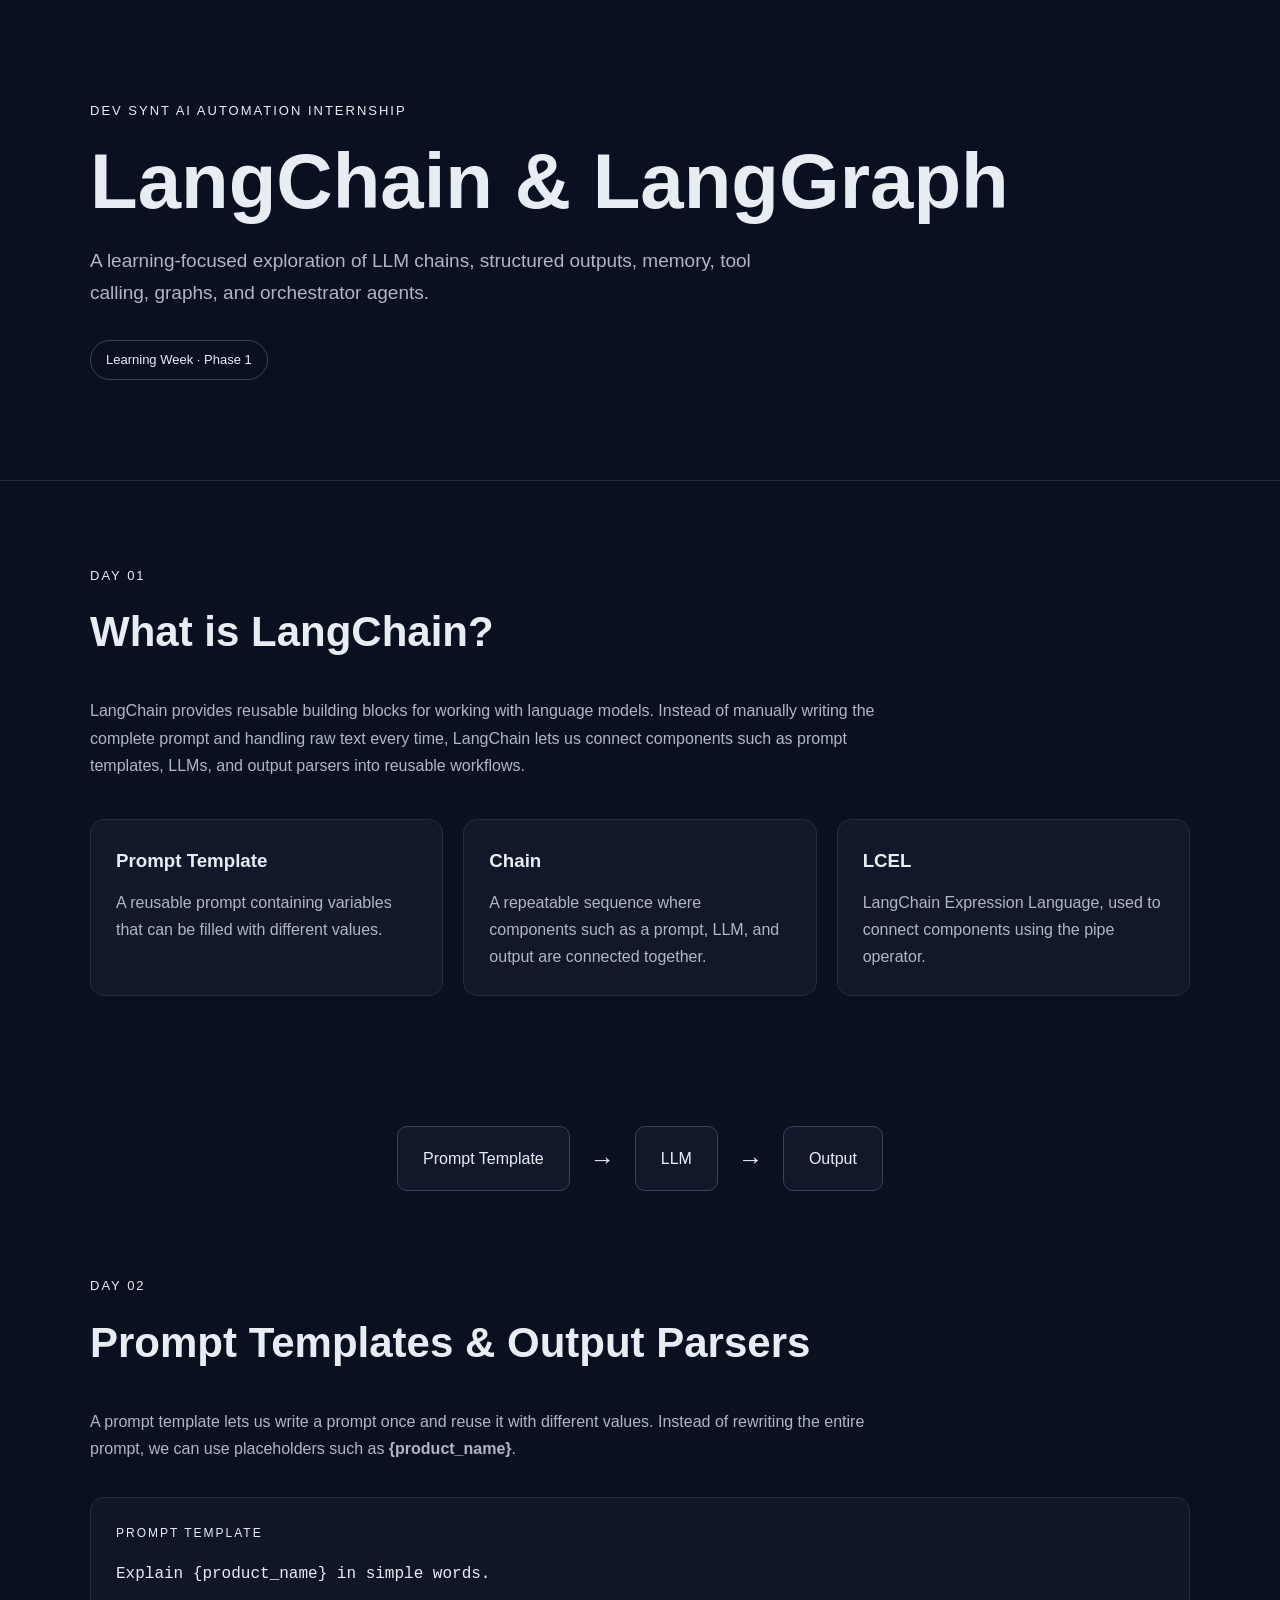
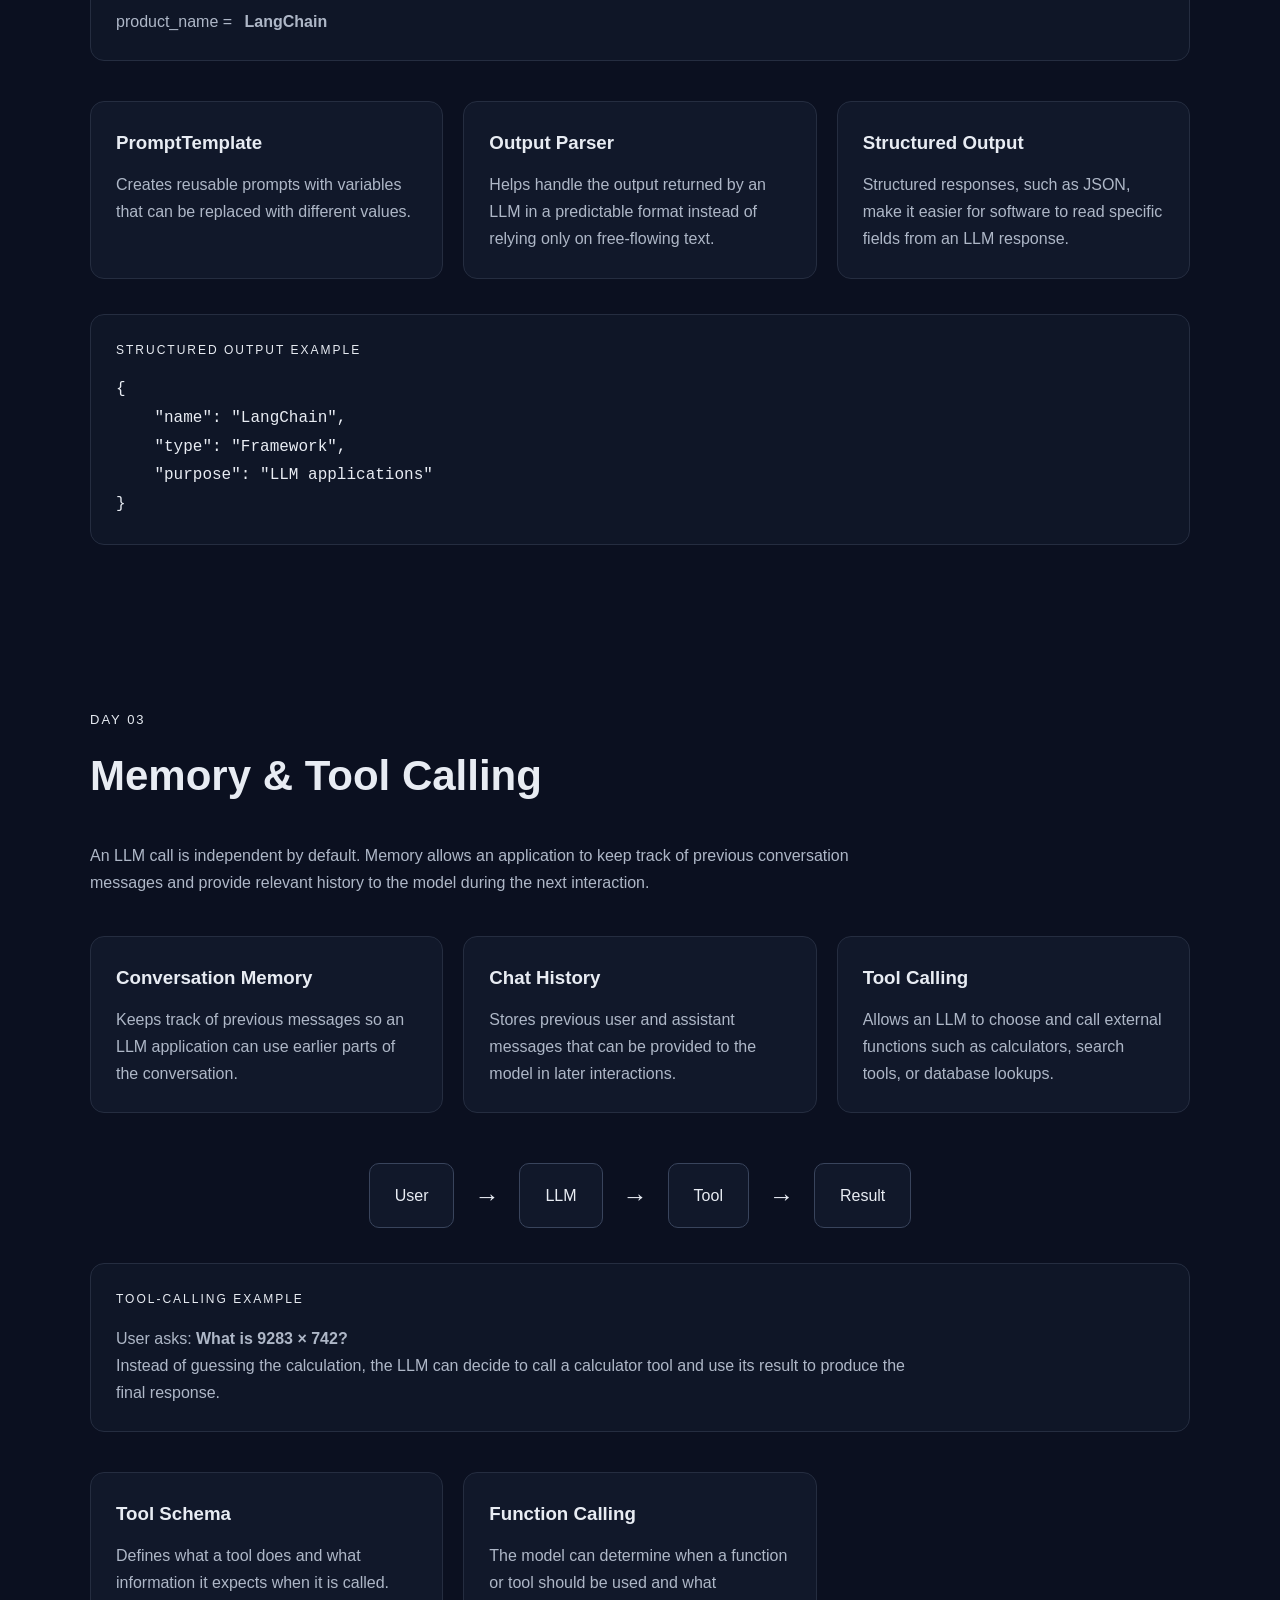
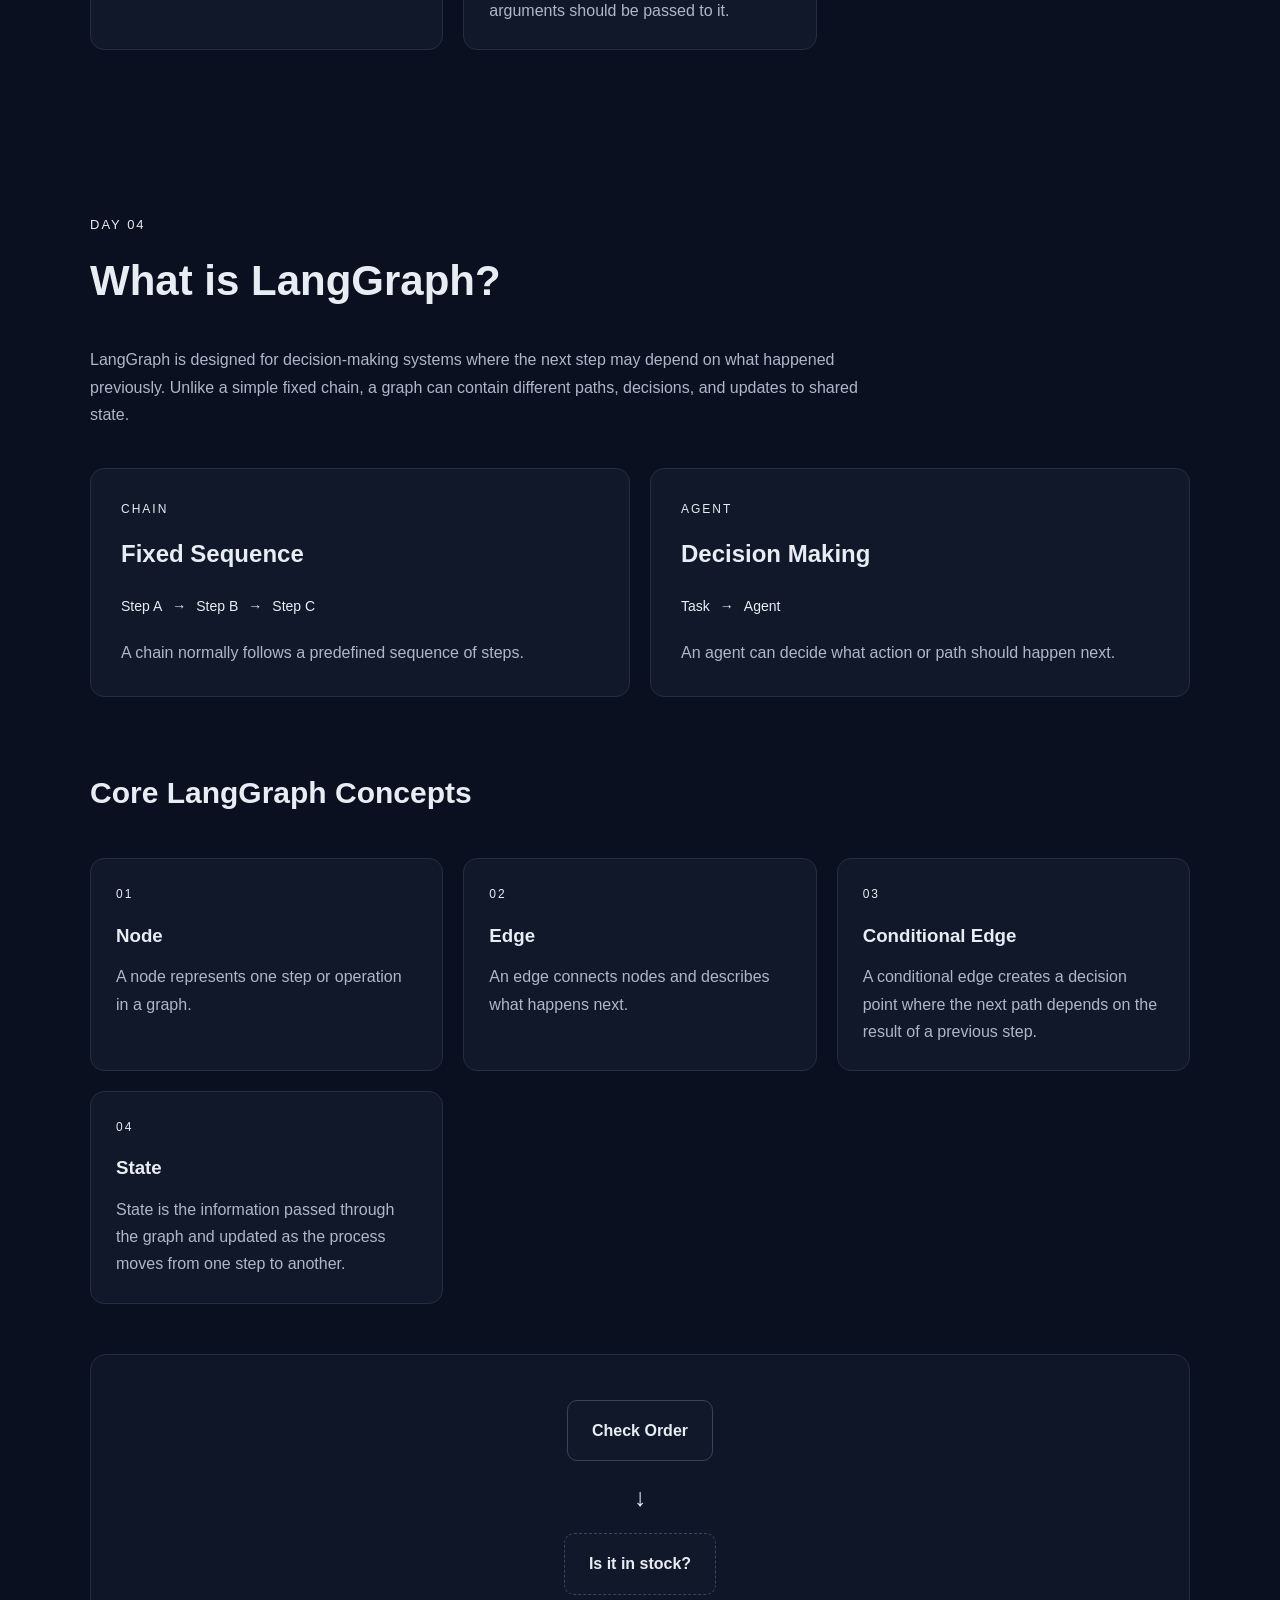
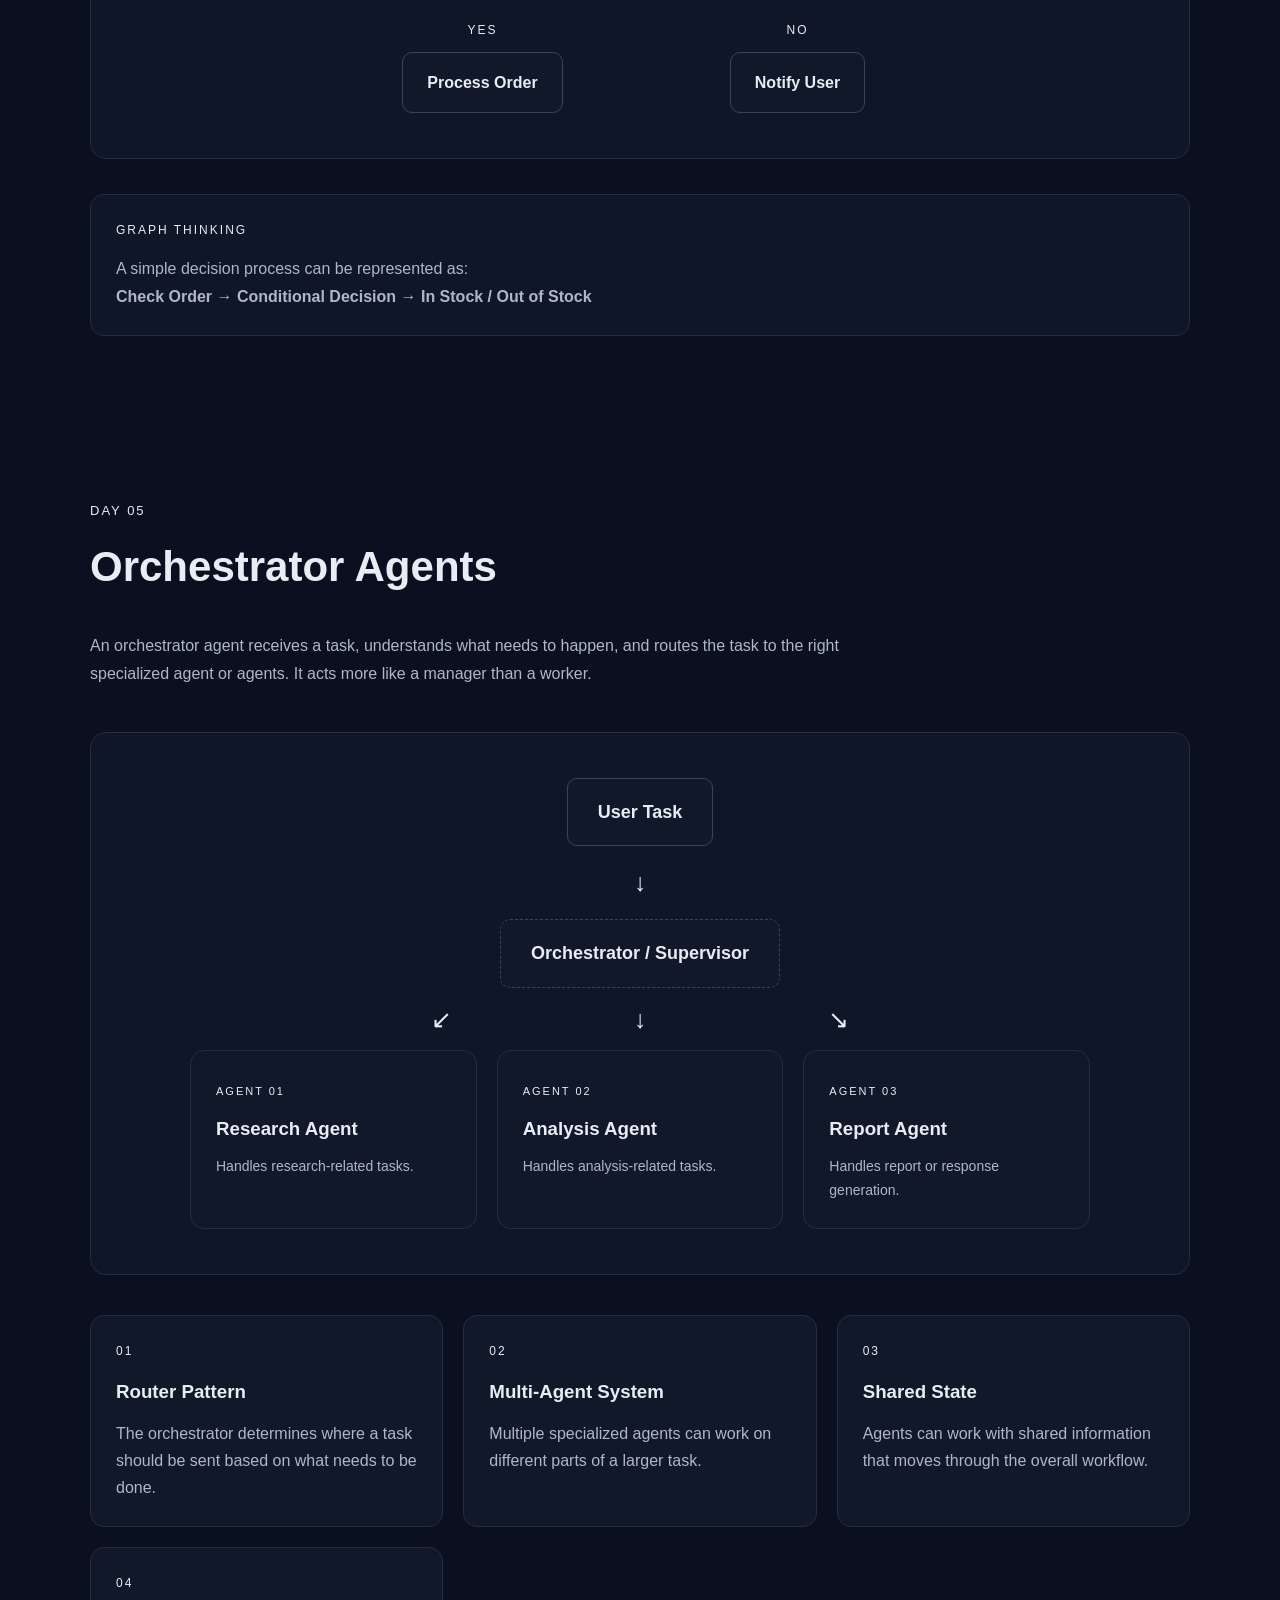
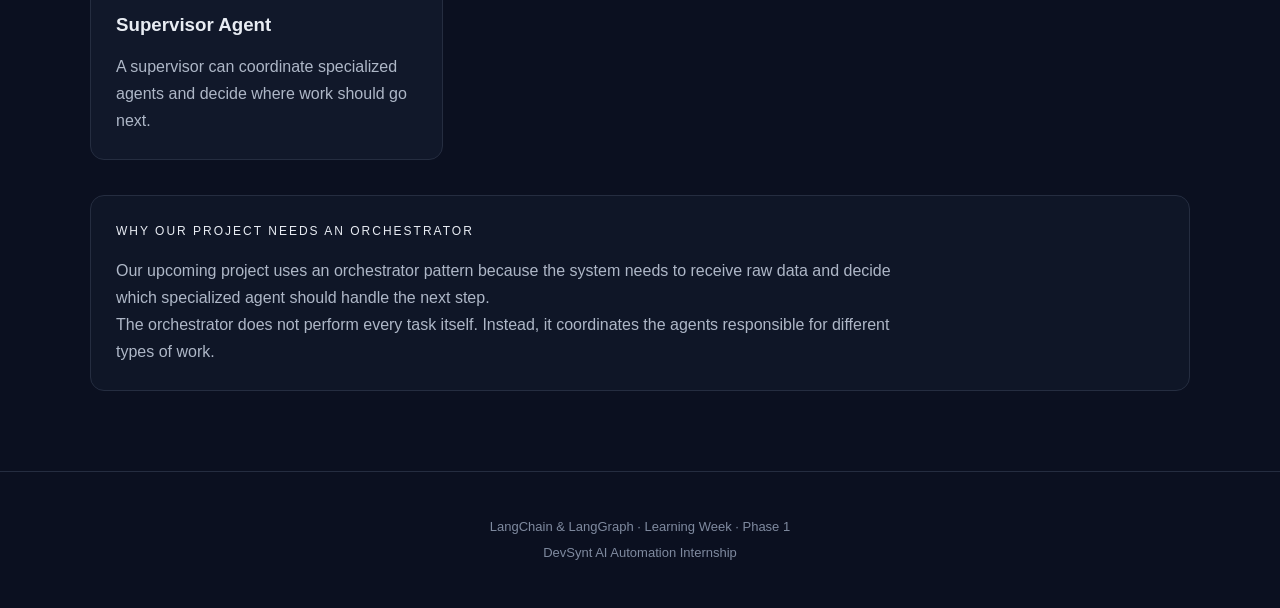
<file: index.html>
<!DOCTYPE html>
<html lang="en">
<head>
    <meta charset="UTF-8">
    <meta name="viewport" content="width=device-width, initial-scale=1.0">
    <title>LangChain & LangGraph — Learning Week</title>
    <link rel="stylesheet" href="style.css">
</head>

<body>
<header class="hero">
    <div class="container">
        <p class="eyebrow">DEV SYNT AI AUTOMATION INTERNSHIP</p>

        <h1>LangChain & LangGraph</h1>

        <p class="hero-text">
            A learning-focused exploration of LLM chains, structured outputs,
            memory, tool calling, graphs, and orchestrator agents.
        </p>

        <div class="hero-badge">
            Learning Week · Phase 1
        </div>
    </div>
</header>
<section class="section">
    <div class="container">

        <div class="section-heading">
            <span>DAY 01</span>
            <h2>What is LangChain?</h2>
        </div>

        <p>
            LangChain provides reusable building blocks for working with
            language models. Instead of manually writing the complete prompt
            and handling raw text every time, LangChain lets us connect
            components such as prompt templates, LLMs, and output parsers
            into reusable workflows.
        </p>

        <div class="concept-grid">

            <article class="concept-card">
                <h3>Prompt Template</h3>
                <p>
                    A reusable prompt containing variables that can be filled
                    with different values.
                </p>
            </article>

            <article class="concept-card">
                <h3>Chain</h3>
                <p>
                    A repeatable sequence where components such as a prompt,
                    LLM, and output are connected together.
                </p>
            </article>

            <article class="concept-card">
                <h3>LCEL</h3>
                <p>
                    LangChain Expression Language, used to connect components
                    using the pipe operator.
                </p>
            </article>

        </div>

    </div>
</section>
<div class="flow">
    <div>Prompt Template</div>
    <span>→</span>
    <div>LLM</div>
    <span>→</span>
    <div>Output</div>
</div>
<section class="section">
    <div class="container">

        <div class="section-heading">
            <span>DAY 02</span>
            <h2>Prompt Templates & Output Parsers</h2>
        </div>

        <p>
            A prompt template lets us write a prompt once and reuse it with
            different values. Instead of rewriting the entire prompt, we can
            use placeholders such as <strong>{product_name}</strong>.
        </p>

        <div class="example-box">
            <div class="example-label">PROMPT TEMPLATE</div>

            <code>
                Explain {product_name} in simple words.
            </code>

            <div class="example-result">
                <span>product_name =</span>
                <strong>LangChain</strong>
            </div>
        </div>

        <div class="concept-grid">

            <article class="concept-card">
                <h3>PromptTemplate</h3>
                <p>
                    Creates reusable prompts with variables that can be
                    replaced with different values.
                </p>
            </article>

            <article class="concept-card">
                <h3>Output Parser</h3>
                <p>
                    Helps handle the output returned by an LLM in a predictable
                    format instead of relying only on free-flowing text.
                </p>
            </article>

            <article class="concept-card">
                <h3>Structured Output</h3>
                <p>
                    Structured responses, such as JSON, make it easier for
                    software to read specific fields from an LLM response.
                </p>
            </article>

        </div>

        <div class="example-box">
            <div class="example-label">STRUCTURED OUTPUT EXAMPLE</div>

            <pre><code>{
    "name": "LangChain",
    "type": "Framework",
    "purpose": "LLM applications"
}</code></pre>

        </div>

    </div>
</section>
<section class="section">
    <div class="container">

        <div class="section-heading">
            <span>DAY 03</span>
            <h2>Memory & Tool Calling</h2>
        </div>

        <p>
            An LLM call is independent by default. Memory allows an application
            to keep track of previous conversation messages and provide relevant
            history to the model during the next interaction.
        </p>

        <div class="concept-grid">

            <article class="concept-card">
                <h3>Conversation Memory</h3>
                <p>
                    Keeps track of previous messages so an LLM application can
                    use earlier parts of the conversation.
                </p>
            </article>

            <article class="concept-card">
                <h3>Chat History</h3>
                <p>
                    Stores previous user and assistant messages that can be
                    provided to the model in later interactions.
                </p>
            </article>

            <article class="concept-card">
                <h3>Tool Calling</h3>
                <p>
                    Allows an LLM to choose and call external functions such as
                    calculators, search tools, or database lookups.
                </p>
            </article>

        </div>

        <div class="flow">
            <div>User</div>
            <span>→</span>
            <div>LLM</div>
            <span>→</span>
            <div>Tool</div>
            <span>→</span>
            <div>Result</div>
        </div>

        <div class="example-box">

            <div class="example-label">TOOL-CALLING EXAMPLE</div>

            <p>
                User asks: <strong>What is 9283 × 742?</strong>
            </p>

            <p>
                Instead of guessing the calculation, the LLM can decide to
                call a calculator tool and use its result to produce the
                final response.
            </p>

        </div>

        <div class="concept-grid">

            <article class="concept-card">
                <h3>Tool Schema</h3>
                <p>
                    Defines what a tool does and what information it expects
                    when it is called.
                </p>
            </article>

            <article class="concept-card">
                <h3>Function Calling</h3>
                <p>
                    The model can determine when a function or tool should be
                    used and what arguments should be passed to it.
                </p>
            </article>

        </div>

    </div>
</section>
<section class="section">
    <div class="container">

        <div class="section-heading">
            <span>DAY 04</span>
            <h2>What is LangGraph?</h2>
        </div>

        <p>
            LangGraph is designed for decision-making systems where the next
            step may depend on what happened previously. Unlike a simple
            fixed chain, a graph can contain different paths, decisions,
            and updates to shared state.
        </p>

        <div class="comparison">

            <div class="comparison-card">
                <div class="example-label">CHAIN</div>

                <h3>Fixed Sequence</h3>

                <div class="mini-flow">
                    <span>Step A</span>
                    <span>→</span>
                    <span>Step B</span>
                    <span>→</span>
                    <span>Step C</span>
                </div>

                <p>
                    A chain normally follows a predefined sequence of steps.
                </p>
            </div>

            <div class="comparison-card">
                <div class="example-label">AGENT</div>

                <h3>Decision Making</h3>

                <div class="mini-flow">
                    <span>Task</span>
                    <span>→</span>
                    <span>Agent</span>
                </div>

                <p>
                    An agent can decide what action or path should happen next.
                </p>
            </div>

        </div>

        <h3 class="subheading">Core LangGraph Concepts</h3>

        <div class="concept-grid">

            <article class="concept-card">
                <div class="concept-number">01</div>
                <h3>Node</h3>
                <p>
                    A node represents one step or operation in a graph.
                </p>
            </article>

            <article class="concept-card">
                <div class="concept-number">02</div>
                <h3>Edge</h3>
                <p>
                    An edge connects nodes and describes what happens next.
                </p>
            </article>

            <article class="concept-card">
                <div class="concept-number">03</div>
                <h3>Conditional Edge</h3>
                <p>
                    A conditional edge creates a decision point where the next
                    path depends on the result of a previous step.
                </p>
            </article>

            <article class="concept-card">
                <div class="concept-number">04</div>
                <h3>State</h3>
                <p>
                    State is the information passed through the graph and
                    updated as the process moves from one step to another.
                </p>
            </article>

        </div>

        <div class="graph-demo">

            <div class="graph-node">Check Order</div>

            <div class="graph-arrow">↓</div>

            <div class="graph-node decision">
                Is it in stock?
            </div>

            <div class="graph-branches">

                <div class="branch">
                    <span>YES</span>
                    <div class="graph-node">Process Order</div>
                </div>

                <div class="branch">
                    <span>NO</span>
                    <div class="graph-node">Notify User</div>
                </div>

            </div>

        </div>

        <div class="example-box">

            <div class="example-label">GRAPH THINKING</div>

            <p>
                A simple decision process can be represented as:
            </p>

            <p>
                <strong>Check Order → Conditional Decision → In Stock /
                Out of Stock</strong>
            </p>

        </div>

    </div>
</section>
<section class="section">
    <div class="container">

        <div class="section-heading">
            <span>DAY 05</span>
            <h2>Orchestrator Agents</h2>
        </div>

        <p>
            An orchestrator agent receives a task, understands what needs to
            happen, and routes the task to the right specialized agent or
            agents. It acts more like a manager than a worker.
        </p>

        <div class="orchestrator-card">

            <div class="orchestrator-node main-node">
                User Task
            </div>

            <div class="graph-arrow">↓</div>

            <div class="orchestrator-node supervisor">
                Orchestrator / Supervisor
            </div>

            <div class="orchestrator-arrow-row">
                <span>↙</span>
                <span>↓</span>
                <span>↘</span>
            </div>

            <div class="agent-grid">

                <div class="agent-card">
                    <span>AGENT 01</span>
                    <h3>Research Agent</h3>
                    <p>
                        Handles research-related tasks.
                    </p>
                </div>

                <div class="agent-card">
                    <span>AGENT 02</span>
                    <h3>Analysis Agent</h3>
                    <p>
                        Handles analysis-related tasks.
                    </p>
                </div>

                <div class="agent-card">
                    <span>AGENT 03</span>
                    <h3>Report Agent</h3>
                    <p>
                        Handles report or response generation.
                    </p>
                </div>

            </div>

        </div>

        <div class="concept-grid">

            <article class="concept-card">
                <div class="concept-number">01</div>
                <h3>Router Pattern</h3>
                <p>
                    The orchestrator determines where a task should be sent
                    based on what needs to be done.
                </p>
            </article>

            <article class="concept-card">
                <div class="concept-number">02</div>
                <h3>Multi-Agent System</h3>
                <p>
                    Multiple specialized agents can work on different parts
                    of a larger task.
                </p>
            </article>

            <article class="concept-card">
                <div class="concept-number">03</div>
                <h3>Shared State</h3>
                <p>
                    Agents can work with shared information that moves through
                    the overall workflow.
                </p>
            </article>

            <article class="concept-card">
                <div class="concept-number">04</div>
                <h3>Supervisor Agent</h3>
                <p>
                    A supervisor can coordinate specialized agents and decide
                    where work should go next.
                </p>
            </article>

        </div>

        <div class="example-box">

            <div class="example-label">WHY OUR PROJECT NEEDS AN ORCHESTRATOR</div>

            <p>
                Our upcoming project uses an orchestrator pattern because the
                system needs to receive raw data and decide which specialized
                agent should handle the next step.
            </p>

            <p>
                The orchestrator does not perform every task itself. Instead,
                it coordinates the agents responsible for different types of
                work.
            </p>

        </div>

    </div>
</section>
<footer class="footer">
    <div class="container">
        <p>LangChain & LangGraph · Learning Week · Phase 1</p>
        <p>DevSynt AI Automation Internship</p>
    </div>
</footer>
</body>
</html>
</file>
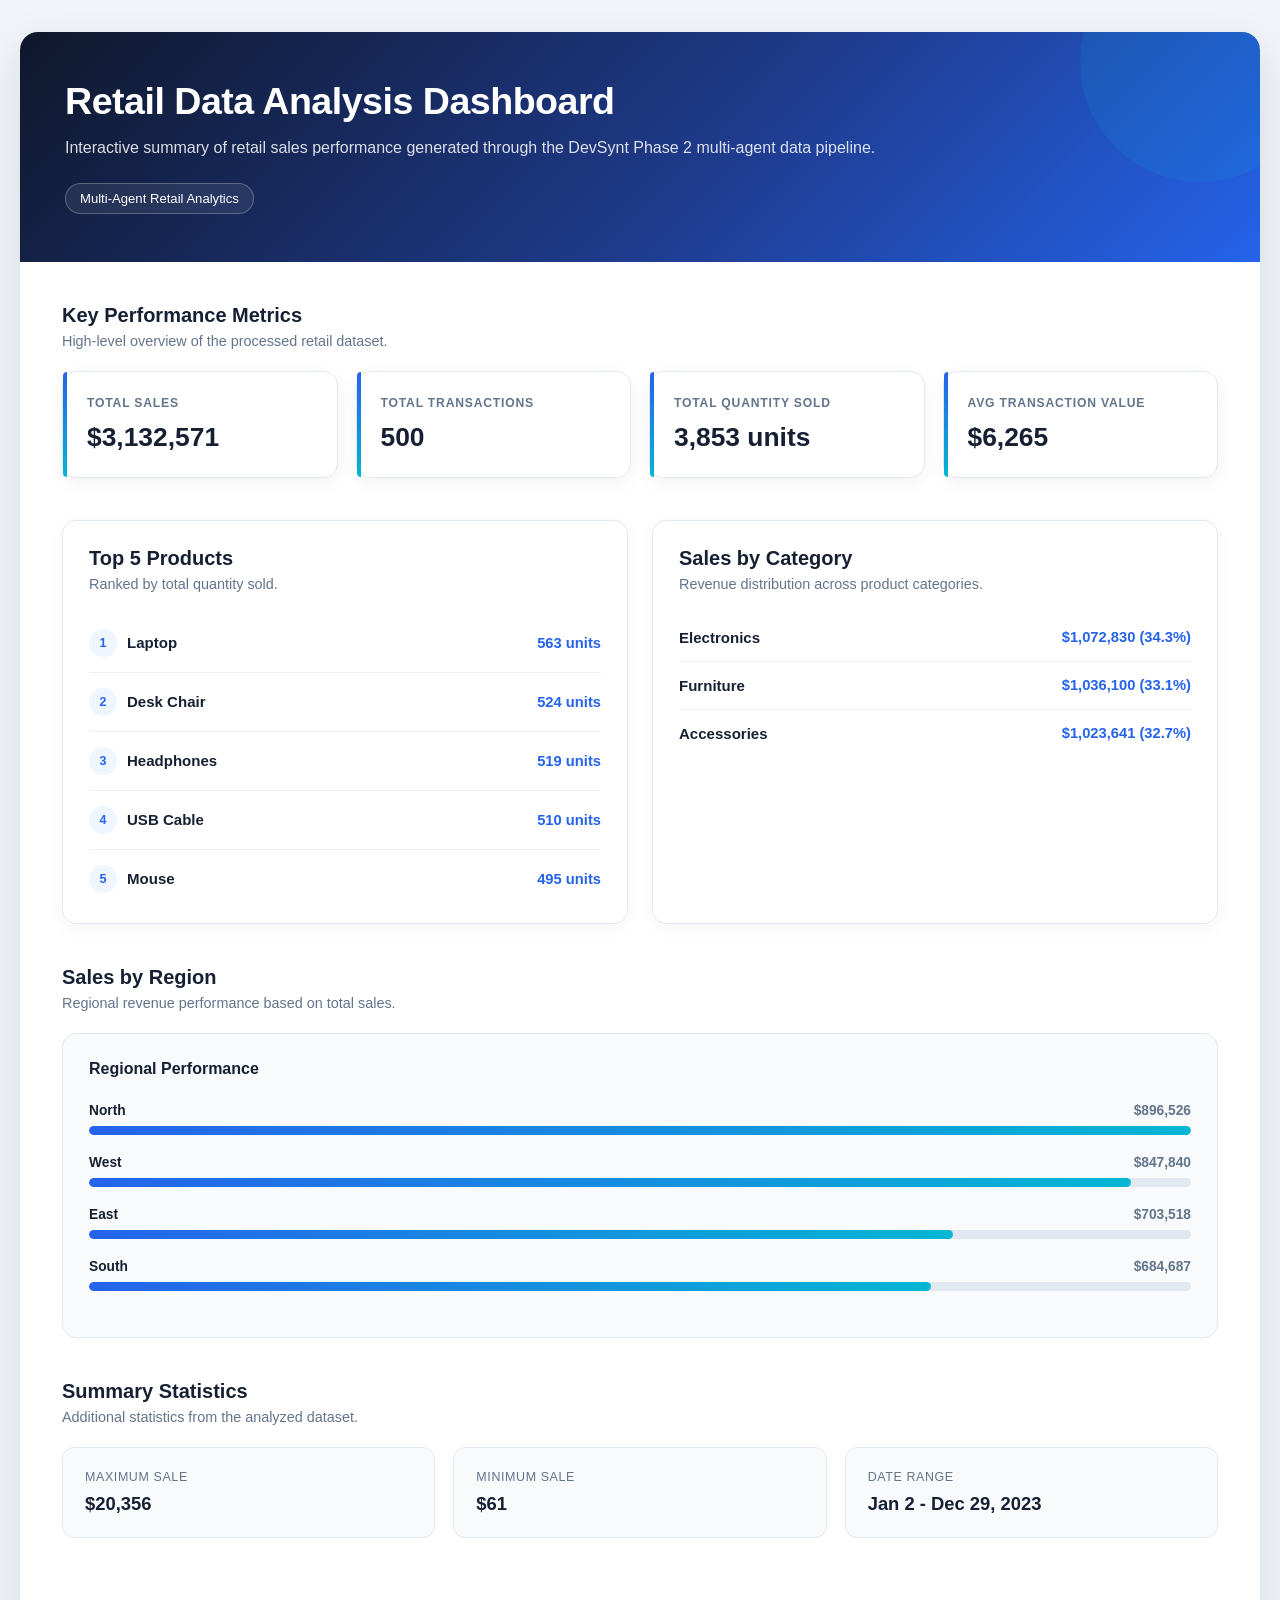
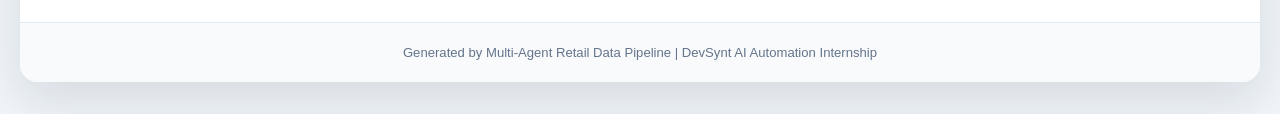
<file: project2-phase2/dashboard.html>
<!DOCTYPE html>
<html lang="en">
<head>
    <meta charset="UTF-8">
    <meta name="viewport" content="width=device-width, initial-scale=1.0">
    <title>Retail Data Analysis Dashboard</title>

    <style>
        * {
            margin: 0;
            padding: 0;
            box-sizing: border-box;
        }

        :root {
            --primary: #2563eb;
            --secondary: #0f172a;
            --accent: #06b6d4;
            --text: #172033;
            --muted: #64748b;
            --border: #e2e8f0;
            --background: #f1f5f9;
            --white: #ffffff;
            --soft-blue: #eff6ff;
        }

        body {
            font-family: "Segoe UI", Inter, Arial, sans-serif;
            background: var(--background);
            color: var(--text);
            min-height: 100vh;
            padding: 32px 20px;
        }

        .container {
            max-width: 1250px;
            margin: 0 auto;
            background: var(--white);
            border-radius: 18px;
            overflow: hidden;
            box-shadow: 0 18px 50px rgba(15, 23, 42, 0.12);
        }

        /* Header */

        .header {
            position: relative;
            background: linear-gradient(
                135deg,
                #0f172a 0%,
                #1e3a8a 55%,
                #2563eb 100%
            );
            color: white;
            padding: 48px 45px;
        }

        .header::after {
            content: "";
            position: absolute;
            width: 240px;
            height: 240px;
            border-radius: 50%;
            background: rgba(6, 182, 212, 0.12);
            right: -60px;
            top: -90px;
        }

        .header-content {
            position: relative;
            z-index: 1;
            max-width: 850px;
        }

        .header h1 {
            font-size: 2.35rem;
            font-weight: 700;
            letter-spacing: -0.5px;
            margin-bottom: 12px;
        }

        .header p {
            font-size: 1rem;
            color: rgba(255, 255, 255, 0.85);
            line-height: 1.6;
        }

        .header-badge {
            display: inline-block;
            margin-top: 22px;
            padding: 7px 14px;
            border: 1px solid rgba(255, 255, 255, 0.25);
            border-radius: 20px;
            font-size: 0.82rem;
            background: rgba(255, 255, 255, 0.08);
        }

        /* Main Content */

        .content {
            padding: 42px;
        }

        .section {
            margin-bottom: 42px;
        }

        .section-header {
            margin-bottom: 22px;
        }

        .section-header h2 {
            font-size: 1.25rem;
            font-weight: 700;
            color: var(--text);
            margin-bottom: 6px;
        }

        .section-header p {
            color: var(--muted);
            font-size: 0.9rem;
        }

        /* Metrics */

        .metrics-grid {
            display: grid;
            grid-template-columns: repeat(4, 1fr);
            gap: 18px;
            margin-bottom: 42px;
        }

        .metric-card {
            position: relative;
            background: var(--white);
            border: 1px solid var(--border);
            border-radius: 14px;
            padding: 24px;
            box-shadow: 0 5px 18px rgba(15, 23, 42, 0.05);
            transition: transform 0.2s ease,
                        box-shadow 0.2s ease;
        }

        .metric-card:hover {
            transform: translateY(-3px);
            box-shadow: 0 12px 28px rgba(15, 23, 42, 0.10);
        }

        .metric-card::before {
            content: "";
            position: absolute;
            left: 0;
            top: 0;
            bottom: 0;
            width: 4px;
            border-radius: 14px 0 0 14px;
            background: linear-gradient(
                180deg,
                var(--primary),
                var(--accent)
            );
        }

        .metric-card h3 {
            font-size: 0.76rem;
            color: var(--muted);
            text-transform: uppercase;
            letter-spacing: 0.8px;
            font-weight: 600;
            margin-bottom: 12px;
        }

        .metric-card .value {
            font-size: 1.65rem;
            font-weight: 700;
            color: var(--text);
        }

        /* Two Columns */

        .two-column {
            display: grid;
            grid-template-columns: 1fr 1fr;
            gap: 24px;
        }

        .panel {
            background: var(--white);
            border: 1px solid var(--border);
            border-radius: 14px;
            padding: 26px;
            box-shadow: 0 5px 18px rgba(15, 23, 42, 0.04);
        }

        /* Lists */

        .list-item {
            padding: 15px 0;
            border-bottom: 1px solid #eef2f7;
            display: flex;
            justify-content: space-between;
            align-items: center;
            gap: 20px;
        }

        .list-item:first-child {
            padding-top: 4px;
        }

        .list-item:last-child {
            border-bottom: none;
            padding-bottom: 4px;
        }

        .list-item-label {
            font-weight: 600;
            color: var(--text);
            font-size: 0.94rem;
        }

        .list-item-value {
            color: var(--primary);
            font-weight: 700;
            font-size: 0.92rem;
            text-align: right;
        }

        /* Ranking */

        .rank-number {
            width: 28px;
            height: 28px;
            display: inline-flex;
            align-items: center;
            justify-content: center;
            background: var(--soft-blue);
            color: var(--primary);
            border-radius: 50%;
            font-size: 0.78rem;
            font-weight: 700;
            margin-right: 10px;
        }

        .product-name {
            display: flex;
            align-items: center;
        }

        /* Regional Chart */

        .chart-box {
            background: #f8fafc;
            border: 1px solid var(--border);
            border-radius: 14px;
            padding: 26px;
        }

        .chart-box h3 {
            font-size: 1rem;
            margin-bottom: 25px;
            color: var(--text);
        }

        .bar {
            margin: 20px 0;
        }

        .bar-label {
            display: flex;
            justify-content: space-between;
            margin-bottom: 8px;
            font-size: 0.86rem;
        }

        .bar-label span:first-child {
            font-weight: 600;
            color: var(--text);
        }

        .bar-label span:last-child {
            color: var(--muted);
            font-weight: 600;
        }

        .bar-track {
            width: 100%;
            height: 9px;
            background: #e2e8f0;
            border-radius: 10px;
            overflow: hidden;
        }

        .bar-fill {
            height: 100%;
            background: linear-gradient(
                90deg,
                var(--primary),
                var(--accent)
            );
            border-radius: 10px;
        }

        /* Summary */

        .summary-grid {
            display: grid;
            grid-template-columns: repeat(3, 1fr);
            gap: 18px;
        }

        .summary-card {
            background: #f8fafc;
            border: 1px solid var(--border);
            border-radius: 12px;
            padding: 22px;
            transition: border-color 0.2s ease,
                        transform 0.2s ease;
        }

        .summary-card:hover {
            border-color: #bfdbfe;
            transform: translateY(-2px);
        }

        .summary-card .label {
            font-size: 0.78rem;
            color: var(--muted);
            text-transform: uppercase;
            letter-spacing: 0.6px;
            margin-bottom: 9px;
        }

        .summary-card .value {
            font-size: 1.15rem;
            font-weight: 700;
            color: var(--text);
        }

        /* Footer */

        .footer {
            background: #f8fafc;
            border-top: 1px solid var(--border);
            padding: 22px;
            text-align: center;
            color: var(--muted);
            font-size: 0.82rem;
        }

        /* Responsive */

        @media (max-width: 1000px) {

            .metrics-grid {
                grid-template-columns: repeat(2, 1fr);
            }

            .two-column {
                grid-template-columns: 1fr;
            }

            .summary-grid {
                grid-template-columns: 1fr;
            }
        }

        @media (max-width: 650px) {

            body {
                padding: 12px;
            }

            .header {
                padding: 32px 24px;
            }

            .header h1 {
                font-size: 1.8rem;
            }

            .content {
                padding: 24px 18px;
            }

            .metrics-grid {
                grid-template-columns: 1fr;
            }

            .panel,
            .chart-box {
                padding: 20px;
            }

            .list-item {
                align-items: flex-start;
            }
        }
    </style>
</head>

<body>

<div class="container">

    <!-- Header -->

    <header class="header">

        <div class="header-content">

            <h1>Retail Data Analysis Dashboard</h1>

            <p>
                Interactive summary of retail sales performance generated
                through the DevSynt Phase 2 multi-agent data pipeline.
            </p>

            <span class="header-badge">
                Multi-Agent Retail Analytics
            </span>

        </div>

    </header>


    <main class="content">

        <!-- Key Metrics -->

        <section class="section">

            <div class="section-header">

                <h2>Key Performance Metrics</h2>

                <p>
                    High-level overview of the processed retail dataset.
                </p>

            </div>

            <div class="metrics-grid">

                <div class="metric-card">

                    <h3>Total Sales</h3>

                    <div class="value">
                        $3,132,571
                    </div>

                </div>


                <div class="metric-card">

                    <h3>Total Transactions</h3>

                    <div class="value">
                        500
                    </div>

                </div>


                <div class="metric-card">

                    <h3>Total Quantity Sold</h3>

                    <div class="value">
                        3,853 units
                    </div>

                </div>


                <div class="metric-card">

                    <h3>Avg Transaction Value</h3>

                    <div class="value">
                        $6,265
                    </div>

                </div>

            </div>

        </section>


        <!-- Products + Category -->

        <section class="section">

            <div class="two-column">

                <!-- Top Products -->

                <div class="panel">

                    <div class="section-header">

                        <h2>Top 5 Products</h2>

                        <p>
                            Ranked by total quantity sold.
                        </p>

                    </div>


                    <div class="list-item">

                        <span class="list-item-label product-name">

                            <span class="rank-number">
                                1
                            </span>

                            Laptop

                        </span>

                        <span class="list-item-value">
                            563 units
                        </span>

                    </div>


                    <div class="list-item">

                        <span class="list-item-label product-name">

                            <span class="rank-number">
                                2
                            </span>

                            Desk Chair

                        </span>

                        <span class="list-item-value">
                            524 units
                        </span>

                    </div>


                    <div class="list-item">

                        <span class="list-item-label product-name">

                            <span class="rank-number">
                                3
                            </span>

                            Headphones

                        </span>

                        <span class="list-item-value">
                            519 units
                        </span>

                    </div>


                    <div class="list-item">

                        <span class="list-item-label product-name">

                            <span class="rank-number">
                                4
                            </span>

                            USB Cable

                        </span>

                        <span class="list-item-value">
                            510 units
                        </span>

                    </div>


                    <div class="list-item">

                        <span class="list-item-label product-name">

                            <span class="rank-number">
                                5
                            </span>

                            Mouse

                        </span>

                        <span class="list-item-value">
                            495 units
                        </span>

                    </div>

                </div>


                <!-- Sales by Category -->

                <div class="panel">

                    <div class="section-header">

                        <h2>Sales by Category</h2>

                        <p>
                            Revenue distribution across product categories.
                        </p>

                    </div>


                    <div class="list-item">

                        <span class="list-item-label">
                            Electronics
                        </span>

                        <span class="list-item-value">
                            $1,072,830 (34.3%)
                        </span>

                    </div>


                    <div class="list-item">

                        <span class="list-item-label">
                            Furniture
                        </span>

                        <span class="list-item-value">
                            $1,036,100 (33.1%)
                        </span>

                    </div>


                    <div class="list-item">

                        <span class="list-item-label">
                            Accessories
                        </span>

                        <span class="list-item-value">
                            $1,023,641 (32.7%)
                        </span>

                    </div>

                </div>

            </div>

        </section>


        <!-- Sales by Region -->

        <section class="section">

            <div class="section-header">

                <h2>Sales by Region</h2>

                <p>
                    Regional revenue performance based on total sales.
                </p>

            </div>


            <div class="chart-box">

                <h3>
                    Regional Performance
                </h3>


                <div class="bar">

                    <div class="bar-label">

                        <span>
                            North
                        </span>

                        <span>
                            $896,526
                        </span>

                    </div>

                    <div class="bar-track">

                        <div
                            class="bar-fill"
                            style="width: 100%;">
                        </div>

                    </div>

                </div>


                <div class="bar">

                    <div class="bar-label">

                        <span>
                            West
                        </span>

                        <span>
                            $847,840
                        </span>

                    </div>

                    <div class="bar-track">

                        <div
                            class="bar-fill"
                            style="width: 94.6%;">
                        </div>

                    </div>

                </div>


                <div class="bar">

                    <div class="bar-label">

                        <span>
                            East
                        </span>

                        <span>
                            $703,518
                        </span>

                    </div>

                    <div class="bar-track">

                        <div
                            class="bar-fill"
                            style="width: 78.4%;">
                        </div>

                    </div>

                </div>


                <div class="bar">

                    <div class="bar-label">

                        <span>
                            South
                        </span>

                        <span>
                            $684,687
                        </span>

                    </div>

                    <div class="bar-track">

                        <div
                            class="bar-fill"
                            style="width: 76.4%;">
                        </div>

                    </div>

                </div>

            </div>

        </section>


        <!-- Summary Statistics -->

        <section class="section">

            <div class="section-header">

                <h2>Summary Statistics</h2>

                <p>
                    Additional statistics from the analyzed dataset.
                </p>

            </div>


            <div class="summary-grid">

                <div class="summary-card">

                    <div class="label">
                        Maximum Sale
                    </div>

                    <div class="value">
                        $20,356
                    </div>

                </div>


                <div class="summary-card">

                    <div class="label">
                        Minimum Sale
                    </div>

                    <div class="value">
                        $61
                    </div>

                </div>


                <div class="summary-card">

                    <div class="label">
                        Date Range
                    </div>

                    <div class="value">
                        Jan 2 - Dec 29, 2023
                    </div>

                </div>

            </div>

        </section>

    </main>


    <footer class="footer">

        Generated by Multi-Agent Retail Data Pipeline |
        DevSynt AI Automation Internship

    </footer>

</div>

</body>
</html>
</file>
<file: style.css>
* {
    margin: 0;
    padding: 0;
    box-sizing: border-box;
}

body {
    font-family: Arial, sans-serif;
    background: #0b1020;
    color: #e8ecf3;
    line-height: 1.7;
}

.container {
    width: min(1100px, 90%);
    margin: auto;
}

.hero {
    padding: 100px 0;
    border-bottom: 1px solid #252d40;
}

.eyebrow {
    font-size: 13px;
    letter-spacing: 2px;
    margin-bottom: 20px;
}

.hero h1 {
    font-size: clamp(42px, 7vw, 78px);
    line-height: 1;
    margin-bottom: 25px;
}

.hero-text {
    max-width: 700px;
    font-size: 19px;
    color: #aeb7c7;
}

.hero-badge {
    display: inline-block;
    margin-top: 30px;
    padding: 8px 15px;
    border: 1px solid #39445c;
    border-radius: 999px;
    font-size: 13px;
}

.section {
    padding: 80px 0;
}

.section-heading {
    margin-bottom: 30px;
}

.section-heading span {
    font-size: 13px;
    letter-spacing: 2px;
}

.section-heading h2 {
    font-size: 42px;
    margin-top: 8px;
}

.section p {
    color: #aeb7c7;
    max-width: 800px;
}

.concept-grid {
    display: grid;
    grid-template-columns: repeat(3, 1fr);
    gap: 20px;
    margin-top: 40px;
}

.concept-card {
    padding: 25px;
    border: 1px solid #252d40;
    border-radius: 14px;
    background: #11182a;
}

.concept-card h3 {
    margin-bottom: 12px;
}

.flow {
    display: flex;
    align-items: center;
    justify-content: center;
    gap: 20px;
    margin-top: 50px;
    flex-wrap: wrap;
}

.flow div {
    padding: 18px 25px;
    border: 1px solid #39445c;
    border-radius: 10px;
    background: #11182a;
}

.flow span {
    font-size: 25px;
}
.example-box {
    margin-top: 35px;
    padding: 25px;
    border: 1px solid #252d40;
    border-radius: 14px;
    background: #0f1627;
}

.example-label {
    font-size: 12px;
    letter-spacing: 2px;
    margin-bottom: 15px;
}

.example-box code {
    font-family: "Courier New", monospace;
    color: #e8ecf3;
}

.example-result {
    margin-top: 20px;
    color: #aeb7c7;
}

.example-result strong {
    margin-left: 8px;
}

.example-box pre {
    margin: 0;
    overflow-x: auto;
}

.example-box pre code {
    line-height: 1.8;
}
.comparison {
    display: grid;
    grid-template-columns: repeat(2, 1fr);
    gap: 20px;
    margin-top: 40px;
}

.comparison-card {
    padding: 30px;
    border: 1px solid #252d40;
    border-radius: 14px;
    background: #11182a;
}

.comparison-card h3 {
    margin: 10px 0 20px;
    font-size: 24px;
}

.mini-flow {
    display: flex;
    align-items: center;
    gap: 10px;
    flex-wrap: wrap;
    margin-bottom: 20px;
}

.mini-flow span {
    font-size: 14px;
}

.subheading {
    font-size: 30px;
    margin-top: 70px;
    margin-bottom: 30px;
}

.concept-number {
    font-size: 12px;
    letter-spacing: 2px;
    margin-bottom: 15px;
}

.graph-demo {
    margin-top: 50px;
    padding: 45px 25px;
    border: 1px solid #252d40;
    border-radius: 16px;
    background: #0f1627;
    text-align: center;
}

.graph-node {
    display: inline-block;
    padding: 16px 24px;
    border: 1px solid #39445c;
    border-radius: 10px;
    background: #11182a;
    font-weight: 600;
}

.graph-node.decision {
    border-style: dashed;
}

.graph-arrow {
    margin: 15px 0;
    font-size: 25px;
}

.graph-branches {
    display: grid;
    grid-template-columns: repeat(2, 1fr);
    gap: 30px;
    max-width: 600px;
    margin: 25px auto 0;
}

.branch {
    display: flex;
    flex-direction: column;
    align-items: center;
    gap: 12px;
}

.branch > span {
    font-size: 12px;
    letter-spacing: 2px;
}

@media (max-width: 700px) {

    .concept-grid,
    .comparison,
    .graph-branches {
        grid-template-columns: 1fr;
    }

    .hero {
        padding: 70px 0;
    }

    .section {
        padding: 60px 0;
    }
}
.orchestrator-card {
    margin-top: 45px;
    padding: 45px 25px;
    border: 1px solid #252d40;
    border-radius: 16px;
    background: #0f1627;
    text-align: center;
}

.orchestrator-node {
    display: inline-block;
    padding: 18px 30px;
    border: 1px solid #39445c;
    border-radius: 10px;
    background: #11182a;
    font-weight: 600;
}

.main-node {
    font-size: 18px;
}

.supervisor {
    border-style: dashed;
    font-size: 18px;
}

.orchestrator-arrow-row {
    display: flex;
    justify-content: space-around;
    max-width: 600px;
    margin: 10px auto;
    font-size: 25px;
}

.agent-grid {
    display: grid;
    grid-template-columns: repeat(3, 1fr);
    gap: 20px;
    max-width: 900px;
    margin: auto;
}

.agent-card {
    padding: 25px;
    border: 1px solid #252d40;
    border-radius: 14px;
    background: #11182a;
    text-align: left;
}

.agent-card span {
    font-size: 11px;
    letter-spacing: 2px;
}

.agent-card h3 {
    margin: 10px 0;
}

.agent-card p {
    font-size: 14px;
}

@media (max-width: 700px) {

    .agent-grid {
        grid-template-columns: 1fr;
    }

    .orchestrator-arrow-row {
        display: none;
    }
}
.footer {
    padding: 40px 0;
    border-top: 1px solid #252d40;
    text-align: center;
}

.footer p {
    font-size: 13px;
    color: #7f8a9f;
    margin: 4px 0;
}
</file>
